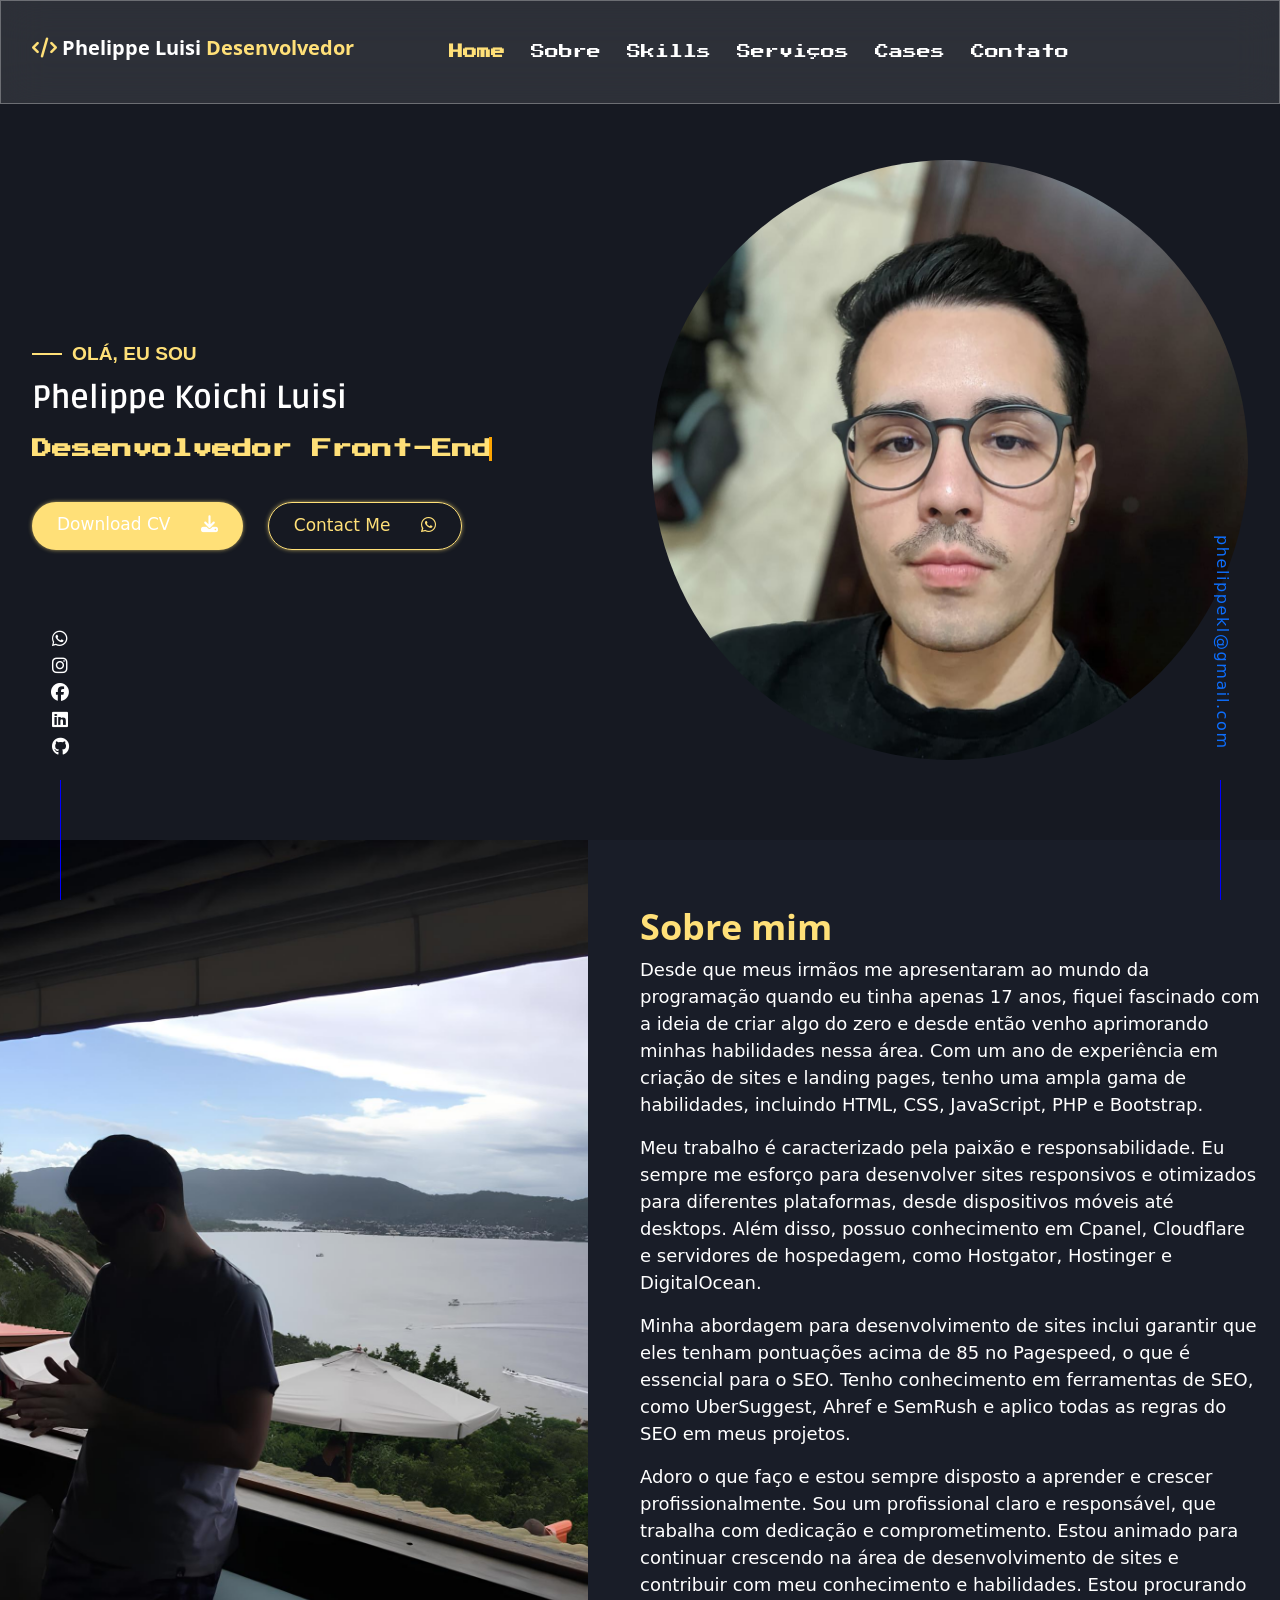
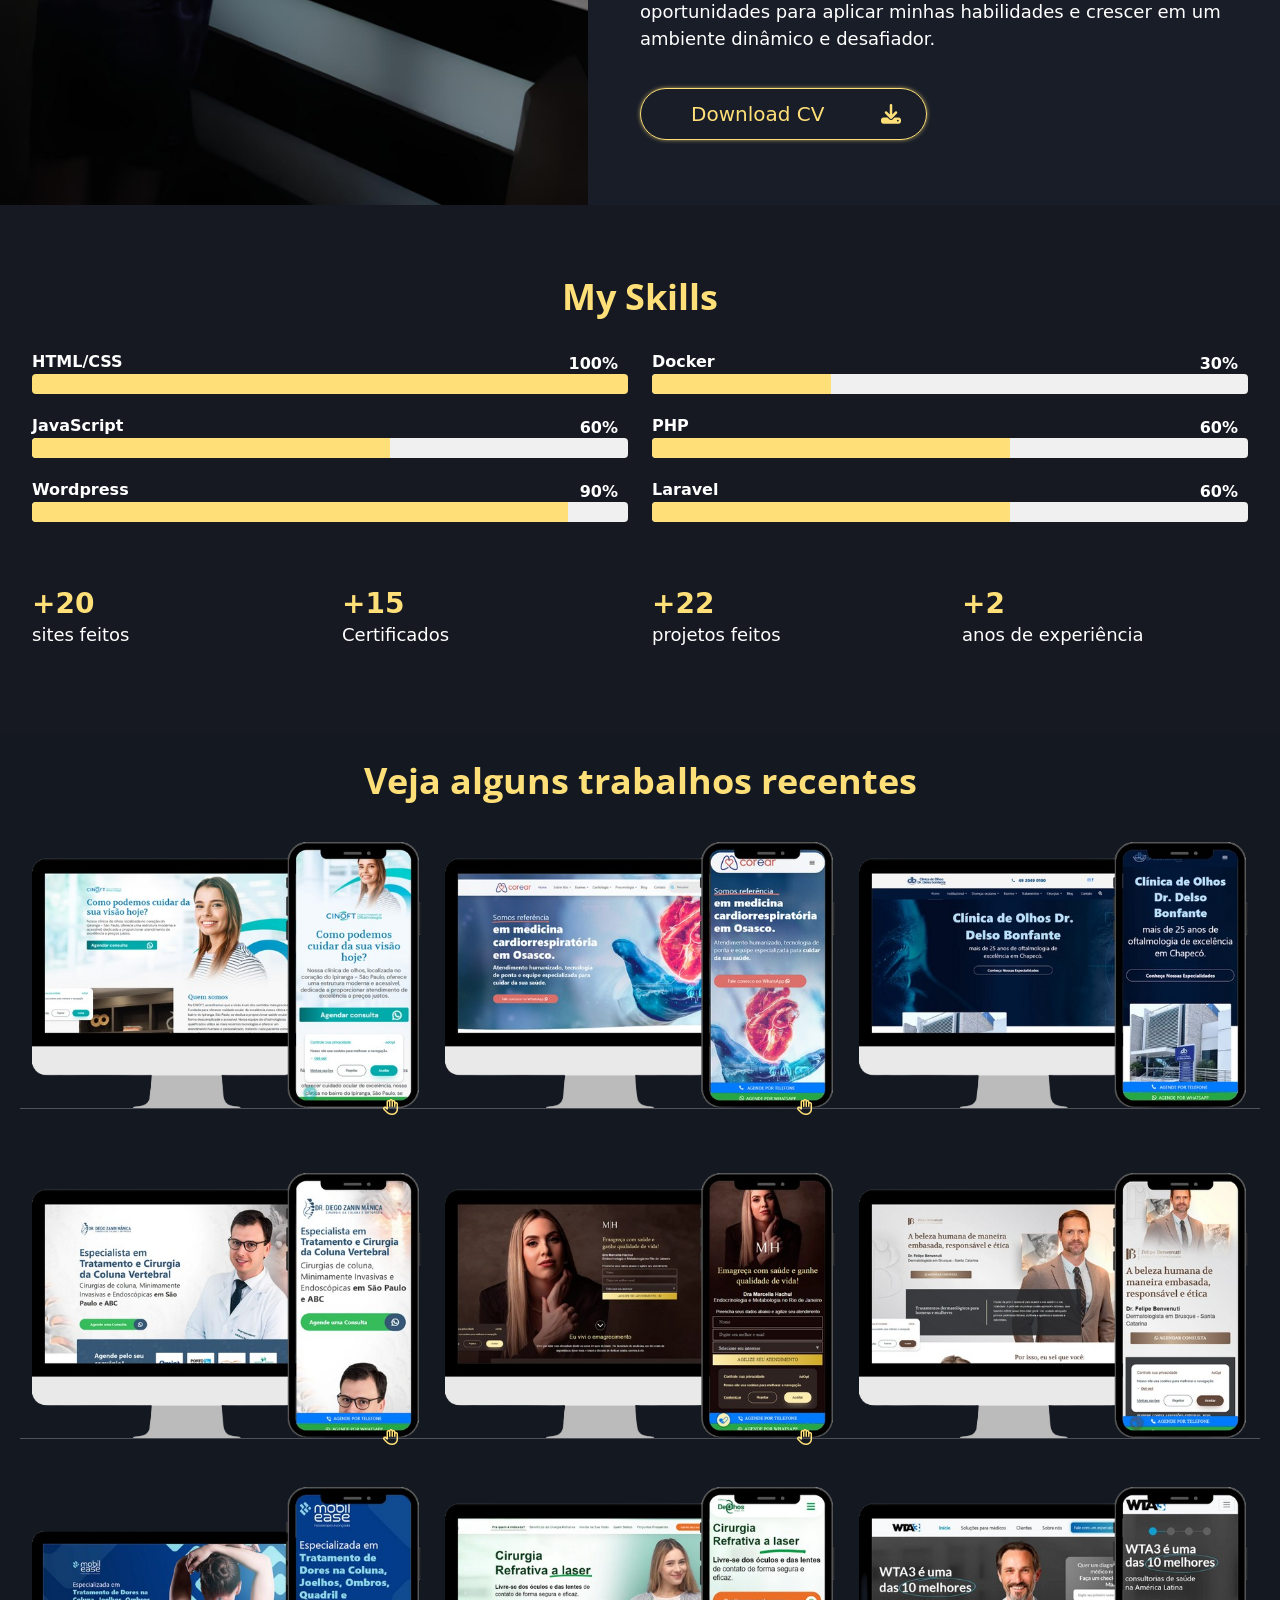
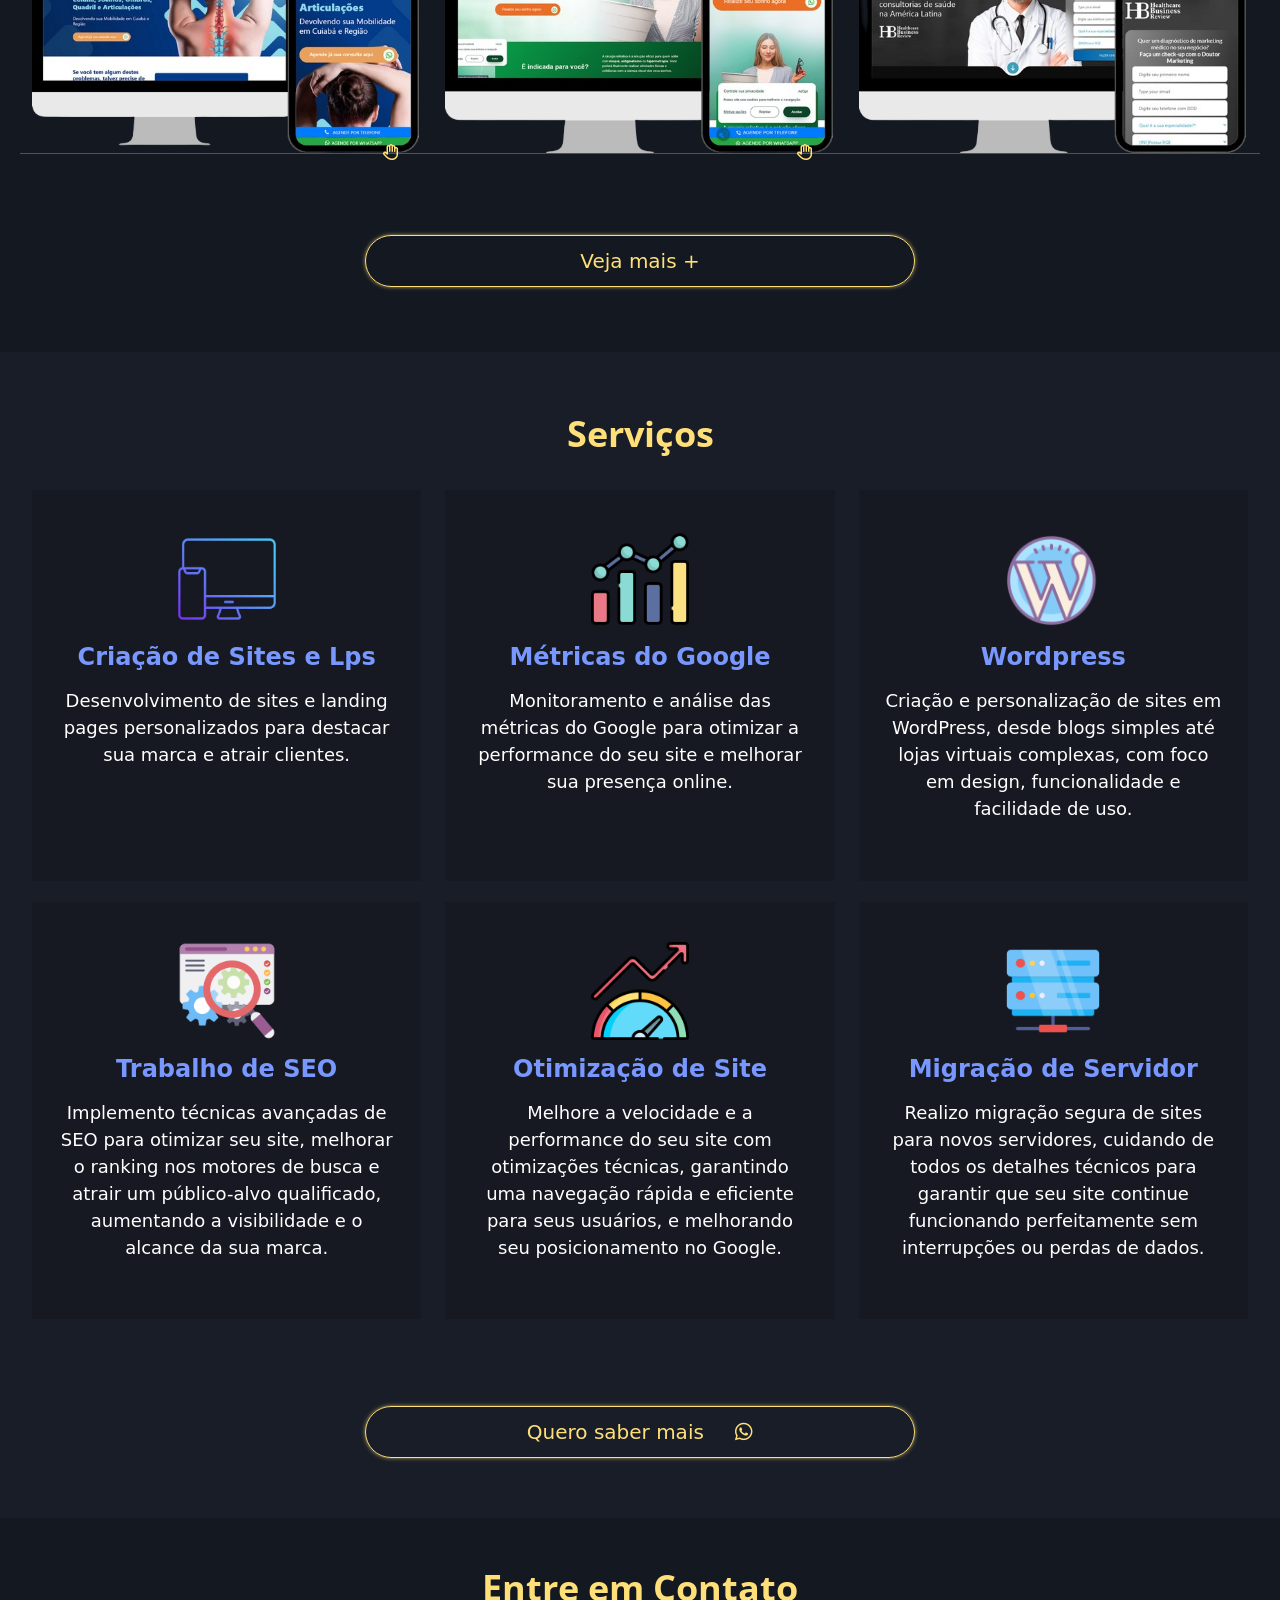
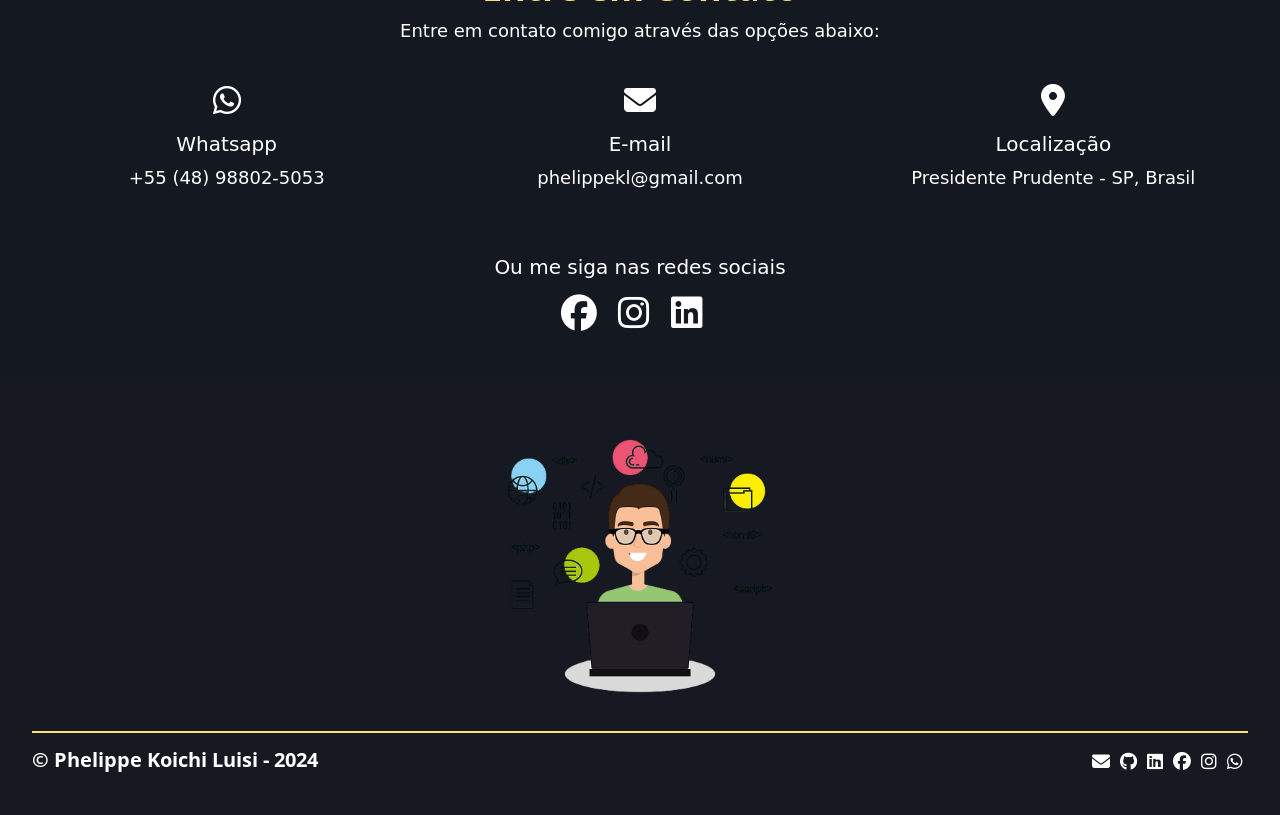
<file: index.html>
<!DOCTYPE html>
<html lang="pt-br">
   <head>
    <!-- Google Tag Manager -->
    <script>(function(w,d,s,l,i){w[l]=w[l]||[];w[l].push({'gtm.start':
    new Date().getTime(),event:'gtm.js'});var f=d.getElementsByTagName(s)[0],
    j=d.createElement(s),dl=l!='dataLayer'?'&l='+l:'';j.async=true;j.src=
    'https://www.googletagmanager.com/gtm.js?id='+i+dl;f.parentNode.insertBefore(j,f);
    })(window,document,'script','dataLayer','GTM-MFWNFBT');</script>
    <!-- End Google Tag Manager -->

    <meta charset="utf-8">
    <meta http-equiv="X-UA-Compatible" content="IE=edge">
    <meta name="viewport" content="width=device-width, initial-scale=1">
    <meta name="theme-color" content="#000">
    <meta name="msapplication-navbutton-color" content="#000">
    <meta name="apple-mobile-web-app-capable" content="yes">
    <meta name="apple-mobile-web-app-status-bar-style" content="black-translucent">
    <meta name="google-site-verification" content="dexqZNm7jmUo8pupBZd_FRWXiRDqxTmlC7L8KMgsO5M" />
    <meta name="facebook-domain-verification" content="lcjc23b4fp5j2cbq5l1h8vgs4jy8uj" />
    
    <!-- The above 3 meta tags *must* come first in the head; any other head content must come *after* these tags -->
    <meta name="robots" content="index, follow">
    <meta name="description" content="Desenvolvedor web com experiência em HTML, CSS e JavaScript. Conheça meu portfólio.">
	   
    <title>Phelippe Koichi Luisi - Desenvolvedor Front-End</title>
	   
    <link rel="preconnect" href="https://fonts.googleapis.com">
    <link rel="preconnect" href="https://fonts.gstatic.com" crossorigin>
    <link href="https://fonts.googleapis.com/css2?family=Space+Mono:ital,wght@0,400;0,700;1,400;1,700&display=swap" rel="stylesheet">
    <link href="https://fonts.googleapis.com/css2?family=Press+Start+2P&family=Space+Mono:ital,wght@0,400;0,700;1,400;1,700&display=swap" rel="stylesheet">
    <link href="https://fonts.googleapis.com/css2?family=DM+Sans:ital,opsz,wght@0,9..40,100..1000;1,9..40,100..1000&family=Domine:wght@400..700&family=Lato:ital,wght@0,100;0,300;0,400;0,700;0,900;1,100;1,300;1,400;1,700;1,900&family=Nunito:ital,wght@0,200..1000;1,200..1000&family=Open+Sans:ital,wght@0,300..800;1,300..800&family=Raleway:ital,wght@0,100..900;1,100..900&family=Roboto:ital,wght@0,100;0,300;0,400;0,500;0,700;0,900;1,100;1,300;1,400;1,500;1,700;1,900&family=Ruda:wght@400..900&family=Sora:wght@100..800&family=Volkhov:ital,wght@0,400;0,700;1,400;1,700&display=swap" rel="stylesheet">


    <!-- Animações
    <link href="https://unpkg.com/aos@2.3.1/dist/aos.css" rel="stylesheet">
    <script src="https://unpkg.com/aos@2.3.1/dist/aos.js"></script> 
    -->
    
    <!-- Owl Carousel CSS -->
    <link rel="stylesheet" href="https://cdnjs.cloudflare.com/ajax/libs/OwlCarousel2/2.3.4/assets/owl.carousel.min.css">
    <link rel="stylesheet" href="https://cdnjs.cloudflare.com/ajax/libs/OwlCarousel2/2.3.4/assets/owl.theme.default.min.css">

    <!-- Bootstrap CSS -->
    <link rel="stylesheet" type="text/css" href="./src/bootstrap.css">

    <!-- Font Awesome -->
    <link rel="stylesheet" href="https://cdnjs.cloudflare.com/ajax/libs/font-awesome/6.7.2/css/all.min.css" integrity="sha512-Evv84Mr4kqVGRNSgIGL/F/aIDqQb7xQ2vcrdIwxfjThSH8CSR7PBEakCr51Ck+w+/U6swU2Im1vVX0SVk9ABhg==" crossorigin="anonymous" referrerpolicy="no-referrer" />

    <!-- CSS -->
    <link rel="stylesheet" type="text/css" href="./style.css">
	   
   </head>
   <body>
    <!-- Google Tag Manager (noscript) -->
    <noscript>
        <iframe src="https://www.googletagmanager.com/ns.html?id=GTM-MFWNFBT"
        height="0" width="0" style="display:none;visibility:hidden"></iframe>
    </noscript>
    <!-- End Google Tag Manager (noscript) -->
      

    <nav class="navbar navbar-expand-lg bg-body-tertiary fixed-top">
        <div class="container centraliza">
            <a class="navbar-brand" href="#">
                <h2>
                    <i class="fa-solid fa-code"></i>
                    Phelippe Luisi  <span>Desenvolvedor</span>
                </h2>
            </a>
            <button class="navbar-toggler" type="button" data-bs-toggle="collapse" data-bs-target="#navbarNav" aria-controls="navbarNav" aria-expanded="false" aria-label="Toggle navigation">
                <span class="navbar-toggler-icon">
                    <i class="fa-solid fa-bars open-icon"></i> <!-- Ícone para abrir -->
                    <i class="fa-solid fa-x close-icon d-none"></i> <!-- Ícone para fechar -->
                </span>
            </button>            
            <div class="collapse navbar-collapse" id="navbarNav">
                <ul class="navbar-nav centraliza">
                    <li class="nav-item">
                        <a class="nav-link active" aria-current="page" href="#">Home</a>
                    </li>
                    
                    <li class="nav-item">
                        <a class="nav-link" href="#Sobre">Sobre</a>
                    </li>

                    <li class="nav-item">
                        <a class="nav-link" href="#Skills">Skills</a>
                    </li>

                    <li class="nav-item">
                        <a class="nav-link" href="#Serviços">Serviços</a>
                    </li>

                    <li class="nav-item">
                        <a class="nav-link" href="#Cases">Cases</a>
                    </li>

                    <li class="nav-item">
                        <a class="nav-link" href="#Contato">Contato</a>
                    </li>

                    <div class="theme-switcher invisible">
                        <input type="checkbox" id="theme-switch" class="theme-switch" />
                        <label for="theme-switch" class="switch">
                            <span class="icon moon"><i class="fas fa-moon"></i></span>
                            <span class="icon sun"><i class="fas fa-sun"></i></span>
                        </label>
                    </div>
               
                </ul>
            </div>
        </div>
    </nav>

    <main>
        <section class="container-fluid bg-inicio" data-aos="fade-up">
            <div class="container">
                <div class="row">
                    <div class="col-lg-6 col-12 first">
                        <img src="./img/foto-topo-dois.jpg" class="img-fluid esconde-desktop" alt="Olá, Eu sou Phelippe Koichi Luisi">

                        <div class="hello-container">
                            <div class="hello-line"></div>
                            <span class="hello-text">Olá, eu sou</span>
                        </div>

                        <h1>Phelippe Koichi Luisi</h1>
                        <div class="typing-container">
                            <h2 class="typing h2-dev">Desenvolvedor Front-End</h2>
                            <h2 class="typing">Freelancer</h2>
                            <h2 class="typing">Estudante</h2>
                        </div>

                        <div class="ctas-topo">
                            <a href="./img/curriculo-phelippe.pdf" download="Curriculo_Phelippe_Luisi" class="cta-topo">
                                Download CV
                                <i class="fas fa-download"></i>
                            </a>
    
                            <a href="https://api.whatsapp.com/send?phone=5548988025053&text=Ol%C3%A1,%20visitei%20o%20seu%20site%20e%20gostaria%20de%20saber%20mais%20informa%C3%A7%C3%B5es%20sobre%20os%20seus%20servi%C3%A7os.%20Poderia%20me%20ajudar?%20%0A%0A" target="_blank" download="Curriculo_Phelippe_Luisi" class="cta-topo-2">
                                Contact Me
                                <i class="fa-brands fa-whatsapp"></i>
                            </a>
                        </div>
                    </div>                                   

                    <div class="col-lg-6 col-12 esconde-mobile">
                        <img src="./img/foto-topo-dois.jpg" class="img-fluid" alt="Olá, Eu sou Phelippe Koichi Luisi">
                    </div>
                </div>
            </div>
        </section>

        <!--Parte 2-->
        <section class="container-fluid bg-parte-2" id="Sobre" data-aos="fade-left">
            <div class="col-lg-6 col-12 esconde-desktop no-padding">
                <img src="./img/sobre-mim.jpg" class="img-fluid" alt="Olá, Eu sou Phelippe Koichi Luisi">
            </div>
            <div class="container">
                <div class="row">
                    <div class="col-lg-6 col-12 esconde-mobile">
                        <img src="./img/sobre-mim.jpg" class="img-fluid" alt="Olá, Eu sou Phelippe Koichi Luisi">
                    </div>

                    <div class="col-lg-6 col-12">
                        <h2>Sobre mim</h2>

                        <p>Desde que meus irmãos me apresentaram ao mundo da programação quando eu tinha apenas 17 anos, fiquei fascinado com a ideia de criar algo do zero e desde então venho aprimorando minhas habilidades nessa área. Com um ano de experiência em criação de sites e landing pages, tenho uma ampla gama de habilidades, incluindo HTML, CSS, JavaScript, PHP e Bootstrap.</p>

                        <p>Meu trabalho é caracterizado pela paixão e responsabilidade. Eu sempre me esforço para desenvolver sites responsivos e otimizados para diferentes plataformas, desde dispositivos móveis até desktops. Além disso, possuo conhecimento em Cpanel, Cloudflare e servidores de hospedagem, como Hostgator, Hostinger e DigitalOcean.</p>

                        <p>Minha abordagem para desenvolvimento de sites inclui garantir que eles tenham pontuações acima de 85 no Pagespeed, o que é essencial para o SEO. Tenho conhecimento em ferramentas de SEO, como UberSuggest, Ahref e SemRush e aplico todas as regras do SEO em meus projetos.</p>

                        <p>Adoro o que faço e estou sempre disposto a aprender e crescer profissionalmente. Sou um profissional claro e responsável, que trabalha com dedicação e comprometimento. Estou animado para continuar crescendo na área de desenvolvimento de sites e contribuir com meu conhecimento e habilidades. Estou procurando oportunidades para aplicar minhas habilidades e crescer em um ambiente dinâmico e desafiador.</p>

                        <a href="./img/curriculo-phelippe.pdf" download="Curriculo_Phelippe_Luisi" class="cta-padrao">
                            Download CV
                            <i class="fas fa-download"></i>
                        </a>
                    </div>
                </div>
            </div>

            <div id="Skills"></div>
        </section>

        <section class="container-fluid bg-parte-3" data-aos="fade-up">
            <div class="container">
                <div class="row">
                    <div class="col-lg-12 col-12 centraliza mb-4" data-aos="fade-down">
                        <h2 class="fonte-bold">My <span class="fonte-orange">Skills</span></h2>
                    </div>

                    <div class="col-lg-6 col-12" >
                        <div class="skill">
                            <span class="skill-label">HTML/CSS</span>
                            <div class="skill-bar">
                                <div class="skill-progress" data-progress="100%"></div>
                            </div>
                            <span class="skill-percentage">100%</span>
                        </div>

                        <div class="skill">
                            <span class="skill-label">JavaScript</span>
                            <div class="skill-bar">
                                <div class="skill-progress" data-progress="60%"></div>
                            </div>
                            <span class="skill-percentage">60%</span>
                        </div>

                        <div class="skill">
                            <span class="skill-label">Wordpress</span>
                            <div class="skill-bar">
                                <div class="skill-progress" data-progress="90%"></div>
                            </div>
                            <span class="skill-percentage">90%</span>
                        </div>
                    </div>

                    <div class="col-lg-6 col-12">
                        <div class="skill">
                            <span class="skill-label">Docker</span>
                            <div class="skill-bar">
                                <div class="skill-progress" data-progress="30%"></div>
                            </div>
                            <span class="skill-percentage">30%</span>
                        </div>

                        <div class="skill">
                            <span class="skill-label">PHP</span>
                            <div class="skill-bar">
                                <div class="skill-progress" data-progress="60%"></div>
                            </div>
                            <span class="skill-percentage">60%</span>
                        </div>

                        <div class="skill">
                            <span class="skill-label">Laravel</span>
                            <div class="skill-bar">
                                <div class="skill-progress" data-progress="60%"></div>
                            </div>
                            <span class="skill-percentage">60%</span>
                        </div>
                    </div>

                    <div class="col-lg-3 col-6">
                        <h3 class="mb-0 counter" data-count="20">+0</h3>
                        <p>sites feitos</p>
                    </div>
                    
                    <div class="col-lg-3 col-6">
                        <h3 class="mb-0 counter" data-count="15">+0</h3>
                        <p>Certificados</p>
                    </div>
                    
                    <div class="col-lg-3 col-6">
                        <h3 class="mb-0 counter" data-count="30">+0</h3>
                        <p>projetos feitos</p>
                    </div>
                    
                    <div class="col-lg-3 col-6">
                        <h3 class="mb-0 counter" data-count="2">+0</h3>
                        <p>anos de experiência</p>
                    </div>
                </div>
            </div>
            <div id="Cases"></div>
        </section>

        <!--Parte -->
        <section class="container-fluid bg-parte-4" data-aos="fade-down">
            <div class="container">
                <div class="row">
                    <div class="col-lg-12 col-12">
                        <h2>Veja alguns trabalhos recentes</h2>
                    </div>

                    <div class="col-lg-4 col-12">
                        <a href="https://cinoft.com.br/" target="_blank"><img src="./img/site-cinoft.png" class="img-fluid" alt="Site feito para o Cliente"></a>
                        <div class="hand-container">
                            <i class="fa-regular fa-hand"></i>
                        </div>
                    </div>

                    <div class="col-lg-4 col-12">
                        <a href="https://corear.com.br/" target="_blank"><img src="./img/site-cor-e-ar-rmv-bg.png" class="img-fluid" alt="Site feito para o Cliente..."></a>
                        <div class="hand-container">
                            <i class="fa-regular fa-hand"></i>
                        </div>
                    </div>

                    <div class="col-lg-4 col-12">
                        <a href="http://clinicabonfante.com.br/" target="_blank"><img src="./img/site-dr-delso-mtg-rmv-bg.png" class="img-fluid" alt="Site feito para o Cliente..."></a>
                        <div class="hand-container">
                            <i class="fa-regular fa-hand"></i>
                        </div>
                    </div>

                    <hr>

                    <!--Coluna 2-->
                    <div class=" col-lg-4 col-12 mt-5">
                        <a href="https://coluna.drdiegozanin.com.br/"><img src="./img/site-dr-diego-rmv-bg.png" class="img-fluid" alt="Site feito para o Cliente..."></a>
                        <div class="hand-container">
                            <i class="fa-regular fa-hand"></i>
                        </div>
                    </div>

                    <div class="col-lg-4 col-12 mt-5">
                        <a href="http://lp.dramarcellahachul.com.br/" target="_blank"><img src="./img/site-dra-marcella-.png" class="img-fluid" alt="Site feito para o Cliente..."></a>
                        <div class="hand-container">
                            <i class="fa-regular fa-hand"></i>
                        </div>
                    </div>

                    <div class="col-lg-4 col-12 mt-5">
                        <a href="http://lp.felipebenvenuti.com.br/"><img src="./img/site-felipe-mtg-rmv-bg.png" class="img-fluid" alt="Site feito para o Cliente..."></a>
                        <div class="hand-container">
                            <i class="fa-regular fa-hand"></i>
                        </div>
                    </div>
                    
                    <hr class="mb-5">

                    <!--Coluna 3-->
                    <div class="col-lg-4 col-12">
                        <a href="http://mobilease.com.br/" target="_blank"><img src="./img/site-mobilease-remove-bg.png" class="img-fluid" alt="Site feito para o Cliente..."></a>
                        <div class="hand-container">
                            <i class="fa-regular fa-hand"></i>
                        </div>
                    </div>

                    <div class="col-lg-4 col-12">
                        <a href="https://cirurgiarefrativa.drmatheusvieira.com.br/" target="_blank"><img src="./img/site-refrativa-mtg-rmv-bg.png" class="img-fluid" alt="Site feito para o Cliente Dr. Matheus Vieira"></a>
                        <div class="hand-container">
                            <i class="fa-regular fa-hand"></i>
                        </div>
                    </div>

                    <div class="col-lg-4 col-12">
                        <img src="./img/site-wta3-rmv-bg.png" class="img-fluid" alt="Site feito para o Cliente...">
                        <div class="hand-container">
                            <i class="fa-regular fa-hand"></i>
                        </div>
                    </div>

                    <hr>

                    <div class="col-lg-6 col-12 centraliza">
                        <a href="https://api.whatsapp.com/send?phone=5548988025053&text=Ol%C3%A1,%20visitei%20o%20seu%20site%20e%20gostaria%20de%20saber%20mais%20informa%C3%A7%C3%B5es%20sobre%20os%20seus%20servi%C3%A7os.%20Poderia%20me%20ajudar?%20%0A%0A" target="_blank" class="cta-padrao">
                            Veja mais +
                        </a>
                    </div>
                </div>
            </div>
            <div id="Serviços"></div>
        </section>
            
        <!--Parte 5-->
        <section class="container-fluid bg-parte-5" data-aos="fade-left">
            <div class="container">
                <div class="row">
                    <div class="col-lg-12 col-12 centraliza">
                        <h2>Serviços</h2>
                    </div>

                    <div class="col-lg-4 col-12">
                        <div class="card-parte-5 centraliza mb-4">
                            <img src="./img/sites-mobile.png" class="img-fluid" alt="">
                            <h3>Criação de Sites e Lps</h3>
                            <p>Desenvolvimento de sites e landing pages personalizados para destacar sua marca e atrair clientes.</p>
                        </div>
                    </div>
                    
                    <div class="col-lg-4 col-12">
                        <div class="card-parte-5 centraliza mb-4">
                            <img src="./img/metricas.png" alt="Métricas do Google">
                            <h3>Métricas do Google</h3>
                            <p>Monitoramento e análise das métricas do Google para otimizar a performance do seu site e melhorar sua presença online.</p>
                        </div>
                    </div>
                    
                    <div class="col-lg-4 col-12">
                        <div class="card-parte-5 centraliza mb-4">
                            <img src="./img/icone-wordpress.png" class="img-fluid" alt="">
                            <h3>Wordpress</h3>
                            <p>Criação e personalização de sites em WordPress, desde blogs simples até lojas virtuais complexas, com foco em design, funcionalidade e facilidade de uso.</p>
                        </div>
                    </div>
                    
                    <!--Coluna 2-->
                    <div class="col-lg-4 col-12">
                        <div class="card-parte-5 centraliza">
                            <img src="./img/trabalho-seo.png" class="img-fluid" alt="Trabalho de SEO">
                            <h3>Trabalho de SEO</h3>
                            <p>Implemento técnicas avançadas de SEO para otimizar seu site, melhorar o ranking nos motores de busca e atrair um público-alvo qualificado, aumentando a visibilidade e o alcance da sua marca.</p>
                        </div>
                    </div>
                    
                    <div class="col-lg-4 col-12">
                        <div class="card-parte-5 centraliza mb-4">
                            <img src="./img/pagespeed.png" class="img-fluid" alt="Otimização de Site">
                            <h3>Otimização de Site</h3>
                            <p>Melhore a velocidade e a performance do seu site com otimizações técnicas, garantindo uma navegação rápida e eficiente para seus usuários, e melhorando seu posicionamento no Google.</p>
                        </div>
                    </div>
                    
                    <div class="col-lg-4 col-12">
                        <div class="card-parte-5 centraliza">
                            <img src="./img/servidor.png" class="img-fluid" alt="">
                            <h3>Migração de Servidor</h3>
                            <p>Realizo migração segura de sites para novos servidores, cuidando de todos os detalhes técnicos para garantir que seu site continue funcionando perfeitamente sem interrupções ou perdas de dados.</p>
                        </div>
                    </div>
                    
                    <div class="col-lg-6 col-12 centraliza">
                        <a href="https://api.whatsapp.com/send?phone=5548988025053&text=Ol%C3%A1,%20visitei%20o%20seu%20site%20e%20gostaria%20de%20saber%20mais%20informa%C3%A7%C3%B5es%20sobre%20os%20seus%20servi%C3%A7os.%20Poderia%20me%20ajudar?%20%0A%0A" class="cta-padrao">
                            Quero saber mais
                            <i class="fab fa-whatsapp"></i>
                        </a>
                    </div>
                </div>
            </div>
        </section>

        <section class="container-fluid bg-parte-6 py-5" data-aos="fade-left">
            <div class="container">
              <div class="row">
                <!-- Título -->
                <div class="col-12 text-center mb-4">
                  <h2 class="section-title">Entre em Contato</h2>
                  <p class="section-subtitle">Entre em contato comigo através das opções abaixo:</p>
                </div>
              </div>
          
              <!-- Informações de contato -->
              <div class="row text-center">
                <!-- Telefone -->
                <div class="col-lg-4 col-md-6 mb-4">
                  <div class="contact-item">
                    <i class="fab fa-whatsapp fa-2x mb-3 i-wpp"></i>
                    <h5 class="i-wpp">Whatsapp</h5>
                    <p class="i-wpp">
                        <a href="https://api.whatsapp.com/send?phone=5548988025053&text=Ol%C3%A1,%20visitei%20o%20seu%20site%20e%20gostaria%20de%20saber%20mais%20informa%C3%A7%C3%B5es%20sobre%20os%20seus%20servi%C3%A7os.%20Poderia%20me%20ajudar?%20%0A%0A" target="_blank">+55 (48) 98802-5053</a>
                    </p>
                  </div>
                </div>
          
                <!-- E-mail -->
                <div class="col-lg-4 col-md-6 mb-4">
                  <div class="contact-item">
                    <i class="fas fa-envelope fa-2x mb-3 i-email"></i>
                    <h5 class="i-email">E-mail</h5>
                    <p class="i-email"><a href="mailto:phelippekl@gmail.com">phelippekl@gmail.com</a></p>
                  </div>
                </div>
          
                <!-- Localização -->
                <div class="col-lg-4 col-md-6 mb-4">
                  <div class="contact-item">
                    <i class="fas fa-map-marker-alt fa-2x mb-3 i-insta"></i>
                    <h5>Localização</h5>
                    <p>Presidente Prudente - SP, Brasil</p>
                  </div>
                </div>
              </div>
          
              <!-- Redes Sociais -->
              <div class="row mt-4">
                <div class="col-12 text-center">
                  <h5>Ou me siga nas redes sociais</h5>
                  <div class="social-links mt-3">
                    <a href="https://www.facebook.com/phelippe.luisi?comment_id=Y29tbWVudDoxNTcwODMyMDE2MzMyNjEyXzE1NzQ3NTE1MDI2MDczMzA%3D&__tn__=R*F" class="me-3 i-facebook" target="_blank"><i class="fab fa-facebook fa-2x"></i></a>
                    <a href="https://www.facebook.com/phelippe.luisi?comment_id=Y29tbWVudDoxNTcwODMyMDE2MzMyNjEyXzE1NzQ3NTE1MDI2MDczMzA%3D&__tn__=R*F" class="me-3 i-insta" target="_blank"><i class="fab fa-instagram fa-2x"></i></a>
                    <a href="https://www.linkedin.com/in/phelippe-k-luisi-5303591b9/" class="me-3 i-linkedin" target="_blank"><i class="fab fa-linkedin fa-2x"></i></a>
                  </div>
                </div>
              </div>
            </div>
          </section>
          
            
    </main>

    <footer>
        <!--Parte 6-->
        <section class="container-fluid bg-footer" data-aos="fade-down">
            <div class="container">
                <div class="row">
                    <div class="col-lg-12 col-12 centraliza">
                        <img src="https://phelippeluisi.github.io/phelippeluisi/img/programador.png" class="img-fluid" alt="">
                    </div>

                    <div class="col-lg-12 col-12">
                        <hr>
                    </div>

                    <div class="col-lg-6 col-12">
                        <h2>© Phelippe Koichi Luisi - 2024</h2>
                    </div>

                    <div class="col-lg-6 col-12">
                        <a href="https://api.whatsapp.com/send/?phone=5518991172271&amp;text=Ol%C3%A1%2C+tenho+interesse+em+saber+mais+sobre+o+seu+servi%C3%A7o.&amp;type=phone_number&amp;app_absent=0" class="" target="_blank"><i class="fab fa-whatsapp i-wpp"></i></a>
                        <a href="https://www.instagram.com/phelippeluisi/?hl=bg" target="_blank"><i class="fab fa-instagram i-insta"></i></a>
                        <a href="https://www.facebook.com/phelippe.luisi?comment_id=Y29tbWVudDoxNTcwODMyMDE2MzMyNjEyXzE1NzQ3NTE1MDI2MDczMzA%3D&amp;__tn__=R*F" target="_blank"><i class="fab fa-facebook i-facebook"></i></a>    
                        <a href="https://www.linkedin.com/in/phelippe-k-luisi-5303591b9/" target="_blank"><i class="fab fa-linkedin i-linkedin"></i></a>
                        <a href="https://github.com/PhelippeLuisi" target="_blank"><i class="fab fa-github i-github"></i></a>
                        <a href="mailto:phelippekl@gmail.com" target="_blank"><i class="fa fa-envelope i-email"></i></a>
                      </div>
                </div>
            </div>
        </section>

        <div class="cta-fixo-left d-block esconde-mobile">
            <ul class="icones-fixo-left esconde-mobile">
              <li><a href="https://api.whatsapp.com/send/?phone=5518991172271&text=Ol%C3%A1%2C+tenho+interesse+em+saber+mais+sobre+o+seu+servi%C3%A7o.&type=phone_number&app_absent=0" target="_blank"><i class="fab fa-whatsapp i-wpp"></i></a></li>
              <li> <a href="https://www.instagram.com/phelippeluisi/?hl=bg" target="_blank"><i class="fab fa-instagram i-instagram"></i></a> </li>
              <li> <a href="https://www.facebook.com/phelippe.luisi?comment_id=Y29tbWVudDoxNTcwODMyMDE2MzMyNjEyXzE1NzQ3NTE1MDI2MDczMzA%3D&__tn__=R*F" target="_blank"><i class="fab fa-facebook i-facebook"></i></a> </li>
              <li> <a href="https://www.linkedin.com/in/phelippe-k-luisi-5303591b9/" target="_blank" ><i class="fab fa-linkedin i-linkedin "></i></a> </li>
              <li> <a href="https://github.com/PhelippeLuisi" target="_blank"><i class="fab fa-github i-github"></i></a> </li>
            </ul>
          </div>
      
          <div orientation="right" class="email-right esconde-mobile">
            <div class="email-right-fixo esconde-mobile">
              <a href="mailto:phelippekl@gmail.com/">phelippekl@gmail.com</a>
            </div>
          </div> 
    </footer>


    <script>
        /*AOS.init({
        duration: 1800
        });*/
    </script>
      
    <script src="./src/script.js"></script>
    <script src="https://code.jquery.com/jquery-3.6.0.min.js"></script>
    <script src="https://cdn.jsdelivr.net/npm/bootstrap@5.2.0/dist/js/bootstrap.bundle.min.js"></script>
    <script src="https://cdn.jsdelivr.net/npm/popper.js@1.16.1/dist/umd/popper.min.js" integrity="sha384-9/reFTGAW83EW2RDu2S0VKaIzap3H66lZH81PoYlFhbGU+6BZp6G7niu735Sk7lN" crossorigin="anonymous"></script>
  
  </body>
  </html>
</file>
<file: style.css>
.botao-wpp-flutuante:hover {
  transition: 0.8S;
  background-color: #DDAA6B;
  color: white;
}

.word {
  position: relative;
}

.word::after {
  content: '';
  position: absolute;
  width: 100%;
  height: 1.5px;
  background-color: #FF8731;
  bottom: 0;
  left: 0;
  transform-origin: bottom;
  animation: infinite-line 2s linear infinite;
}

@keyframes infinite-line {
  0% {
     transform: scaleX(0);
  }

  50% {
     transform: scaleX(1);
  }

  100% {
     transform: scaleX(0);
  }
}


@media(max-width: 474.99px) {

  .botao-fixo-rodape-1 {
     position: fixed;
     bottom: -33px;
     width: 100%;
     height: 70px;
     z-index: 9999;
  }

  .botao-fixo-rodape-2 {
     position: fixed;
     bottom: 5px;
     width: 100%;
     height: 70px;
     z-index: 9997;
  }

  .img-rodape-2 {
     width: 10%;
  }

  .img-rodape-1 {
     width: 10%;
  }
}

@media(min-width:475px) and (max-width: 700.99px) {
  .botao-fixo-rodape-1 {
     position: fixed;
     bottom: -33px;
     width: 100%;
     height: 70px;
     z-index: 9999;
  }

  .botao-fixo-rodape-2 {
     position: fixed;
     bottom: 5px;
     width: 100%;
     height: 70px;
     z-index: 9997;
  }

  .img-rodape-2 {
     width: 10%;
  }

  .img-rodape-1 {
     width: 10%;
  }
}

@media(min-width:701px) and (max-width: 10000px) {
  .botao-fixo-rodape-1 {
     position: fixed;
     bottom: -33px;
     width: 100%;
     height: 70px;
     z-index: 9999;
  }

  .botao-fixo-rodape-2 {
     position: fixed;
     bottom: 5px;
     width: 100%;
     height: 70px;
     z-index: 999;
  }

  .img-rodape-2 {
     width: 7%;
  }

  .img-rodape-1 {
     width: 7%;
  }
}


@media(min-width: 991.99px) {
  .esconde-desktop {
     display: none;
  }
}

@media(max-width: 991.98px) {
  .esconde-mobile {
     display: none;
  }
}

body {
  background-color: black;
  color: white;
}

/* Barra de rolagem personalizada */
body::-webkit-scrollbar {
  width: 12px;
}

body::-webkit-scrollbar-track {
  background: white;
}

body::-webkit-scrollbar-thumb {
  background-color: #FFE078;
  border-radius: 20px;
  border: 3px solid #FFE078;
}

/* Estilos globais */
html, body {
  scroll-behavior: smooth;
}

/* Tipografia */
h2 {
  font-size: 36px;
  color: #FFE078;
  font-weight: bold;
  font-family: "Open sans",sans-serif;
}

p,
li,
a {
  font-size: 18px;
  text-decoration: none;
  font-weight: 400;
}

.navbar-toggler{
  border: 1px solid #FFE078;
  color: white;
  padding: 10px 20px;
}

.close-icon{
  color: red;
}

.navbar-toggler-icon{
  display: inline;
}

/* Classes de utilitários */
.fonte-bold {
  font-weight: bold;
}

.fonte-white {
  color: white;
}

.fonte-blue {
  color: #FFE078;
}

/* Media Query */
@media (min-width: 1200px) {
  .container {
     max-width: 1240px;
  }
}

/* Classes de posicionamento */
.no-padding {
  padding: 0;
  margin: 0;
}

.centraliza {
  text-align: center;
  align-items: center;
  justify-content: center;
  margin: 0 auto;
}

.centraliza-desk-position {
  position: absolute;
  top: 50%;
  left: 50%;
  transform: translate(-50%, -50%);
}

/*------------ NAV ----------*/
.navbar{
  padding: 30px 0px;
  background: rgba(255, 255, 255, 0.1);
  border: 1px solid rgba(255, 255, 255, 0.3);
  backdrop-filter: blur(22px);
}

nav button{
  margin-left: 40px;
}

nav h2{
  font-size: 20px;
  color: white;
}

nav h2 i{
  color: #FFE078;
}

nav h2 span{
  color: #FFE078;
}

.nav-item a{
  color: white;
  font-family: "Press Start 2P", system-ui;
  font-size: 14px;
  margin: 0px 5px;
}

.nav-item a:hover{
  color: #FFE078;
}

.nav-item .active{
  color: #FFE078;
  font-weight: bold;
}

/*------------ FULL BANNER INICIO -----------*/

.bg-inicio {
  padding: 160px 0px 80px 0px;
}

.bg-inicio .first{
  margin-top: 180px;
}

.hello-container {
  display: flex;
  align-items: center; 
}

.hello-line {
  width: 30px; 
  height: 2px; 
  background-color: #FFE078;
  margin-right: 10px; 
}

.hello-text {
  font-family: 'Arial', sans-serif; 
  font-size: 1.2rem; 
  font-weight: bold; 
  color: #FFE078;
  text-transform: uppercase; 
}

.bg-inicio h1{
  font-size: 32px;
  font-family: "Ruda",sans-serif;
  margin: 10px 0 20px;
  font-weight: bold;
}

.bg-inicio h2{
  font-weight: bold;
  font-size: 20px;
  color: #FFE078;
  font-family: "Press Start 2P", system-ui;
}

.bg-inicio img{
  height: 600px;
  object-fit: cover;
  width: 100%;
  border-radius: 100%;
}

.ctas-topo{
  display: flex;
  margin-top: 25px;
}

.cta-topo{
  background: #FFE078;
  box-shadow: 0px 0px 5.4px -1px #FFE078;
  border-radius: 99px;
  padding: 10px 25px;
  color: white;
  font-size: 17px;
  display: inline-block;
  width: auto;
}

.cta-topo:hover{
  background: transparent;
  box-shadow: 0px 0px 5.4px -1px #FFE078;
  color: #FFE078;
  border: 1px solid #FFE078;;
  transition: 0.3s all ease;
}

.cta-topo-2:hover{
  background: #FFE078;
  box-shadow: 0px 0px 5.4px -1px #FFE078;
  color: white;
  transition: 0.3s all ease;
}

.cta-topo-2{
  background: transparent;
  box-shadow: 0px 0px 5.4px -1px #FFE078;
  border-radius: 99px;
  padding: 10px 25px;
  color: #FFE078;
  border: 1px solid #FFE078;;
  font-size: 17px;
  display: inline-block;
  width: auto;
  margin-left: 25px;
}

.cta-padrao {
  background: transparent;
  box-shadow: 0px 0px 5.4px -1px #FFE078;
  border-radius: 99px;
  padding: 10px 25px;
  color: #FFE078;
  border: 1px solid #FFE078;;
  font-size: 20px;
  margin-top: 65px;
  display: inline-block;
  width: 550px;
}

.ctas-topo i, .cta-padrao  i{
  padding-left: 25px;
}

/*-------- PARTE 2 ------*/

.bg-parte-2 .col-lg-6:nth-child(2){
  padding: 65px 0px;
}

.bg-parte-2 img{
  margin-left: -40px;
  height: 100%;
  object-fit: cover;
}

.bg-parte-2 .cta-padrao{
  margin-top: 20px;
  max-width: 100%;
  width: auto;
  padding-left: 50px;
}

.bg-parte-2 .cta-padrao i{
  margin-left: 25px;
}

/*----- PARTE 3 ------*/
.bg-parte-3 {
  padding: 70px 0px;
  background-color: #161922;
  color: white;
}

.bg-parte-3 h3 {
  margin-top: 45px;
  margin-bottom: 40px;
}

.skill {
  margin-bottom: 20px;
  position: relative;
}

.skill-label {
  font-weight: bold;
}

.skill-bar {
  height: 20px;
  background-color: #f0f0f0;
  border-radius: 4px;
  overflow: hidden;
}

.skill-progress {
  height: 100%;
  background-color: #FFE078;
  width: 0;
  transition: width 2s ease-in-out;
}

.skill-percentage {
  position: absolute;
  top: -20%;
  right: 0;
  height: 100%;
  display: flex;
  align-items: center;
  padding: 0 10px;
  font-weight: bold;
  color: #fff;
}

.counter {
  font-weight: bold;
  color: #FFE078;
  transition: color 0.3s ease-in-out;
}

/* ---- PARTE 4 -----*/
.bg-parte-4 {
  background-color: #141821;
  text-align: center;
  position: relative;
  padding: 25px 0px 65px;
}

.bg-parte-4 .col-lg-4{
  position: relative;
}

.bg-parte-4 h2 {
  margin-bottom: 40px;
  font-weight: bold;
}

.bg-parte-4 img:hover {
  -webkit-transition: -webkit-transform 0.5s ease;
  transition: transform 0.5s ease;
  -webkit-transform: scale(0.4);
  transform: scale(1.2);
  cursor: pointer;
}

/*---- PARTE 5 ----*/
.bg-parte-5 {
  background: #191D28;
  padding: 60px 0px;
}

.bg-parte-5 h2 {
  margin-bottom: 35px;
}

.card-parte-5 {
  background-color: #161922;
  padding: 40px 25px;
  height: 95%;
}

.card-parte-5 h3 {
  color: #7897ff;
  font-weight: bold;
  font-size: 24px;
  margin: 15px 0px;
}

.card-parte-5 img {
  width: 98px;
}

/*------ PARTE 6 -------*/
.bg-parte-6 {
  padding: 65px 0px;
  background-color: #141821;
}

.bg-parte-6 a{
  color: white;
}

.bg-parte-6 a:hover{
  transition: 0.3s;
  cursor: pointer;
  color: #FFE078;
}

/*------ FOOTER ------*/
.bg-footer {
  background-color: #161922;
  padding: 35px 0px;
  color: white;
}

.bg-footer h2 {
  color: white;
  font-size: 20px;
}

.bg-footer hr {
  background: #FFE078;
  height: 2px;
  margin: 15px 0px;
  opacity: 1;
  font-weight: bold;
}

.bg-footer a {
  float: right;
  margin: 0px 5px;
}

.bg-footer img {
  height: 300px;
}

.bg-footer i, .icones-fixo-left i{
  color: white;
}

.i-wpp:hover {
  color: green;
}

.i-email:hover {
  color: #db4a39;
}

.i-insta:hover {
  color: #E1306C;
}

.i-facebook:hover {
  color: #3b5998;
}

.i-linkedin:hover {
  color: #0e76a8;
}

.i-github {
  color: white;
}

/*-------- ANIMAÇÕES --------*/
@keyframes cta-animation {
  from {
     -webkit-transform: scale(1);
     transform: scale(1);
     -webkit-transform-origin: center center;
     transform-origin: center center;
     -webkit-animation-timing-function: ease-out;
     animation-timing-function: ease-out;
  }

  10% {
     -webkit-transform: scale(0.91);
     transform: scale(0.91);
     -webkit-animation-timing-function: ease-in;
     animation-timing-function: ease-in;
  }

  17% {
     -webkit-transform: scale(0.98);
     transform: scale(0.98);
     -webkit-animation-timing-function: ease-out;
     animation-timing-function: ease-out;
  }

  33% {
     -webkit-transform: scale(0.87);
     transform: scale(0.87);
     -webkit-animation-timing-function: ease-in;
     animation-timing-function: ease-in;
  }

  45% {
     -webkit-transform: scale(1.0);
     transform: scale(1.0);
     -webkit-animation-timing-function: ease-out;
     animation-timing-function: ease-out;
  }
}

.cta-padrao {
  -webkit-animation: cta-animation 1.9s ease-in-out infinite both;
  animation: cta-animation 1.9s ease-in-out infinite both;
}

.cta-padrao:after {
  content: "";
  position: absolute;
  bottom: 0;
  left: 0;
  width: 100%;
  height: 100%;
  z-index: 9;
}

.cta-padrao:before {
  content: "";
  position: absolute;
  bottom: 0;
  left: 0;
  width: 0%;
  height: 100%;
  cursor: pointer;
  background: #FFE078;
  border-radius: 999px;
  color: white;
  transition: all 0.5S;
  z-index: -1;
}

.cta-padrao:hover {
  color: white;
  font-weight: bold;
  border: 2px solid #FFE078;
  cursor: pointer;
  z-index: 3;
}

.cta-padrao:hover:before {
  width: 100%;
}


/* Estilo do switch */
.theme-switcher {
  display: flex;
  justify-content: center;
  margin-left: 20px;
  align-items: center;
  transition: background-color 0.5s; 
}

.theme-switch {
  display: none; 
}

.switch {
  position: relative;
  display: inline-flex;
  align-items: center;
  width: 80px; 
  height: 34px; 
}

.switch:before {
  content: '';
  position: absolute;
  cursor: pointer;
  top: 0;
  left: 0;
  right: 0;
  bottom: 0;
  background-color: #ccc;
  transition: .4s;
  border-radius: 34px; 
}

.switch:after {
  content: '';
  position: absolute;
  width: 26px;
  height: 26px;
  border-radius: 50%;
  left: 4px;
  bottom: 4px;
  background-color: white;
  transition: .4s;
}

.theme-switch:checked + .switch:before {
  background-color: #FFE078; 
}

.theme-switch:checked + .switch:after {
  transform: translateX(46px);
}

/* Ícones do switch */
.icon {
  position: absolute;
  top: 50%;
  transform: translateY(-50%);
  font-size: 18px;
  color: #333;
  transition: color 0.4s;
}

.moon {
  left: 10px; 
}

.sun {
  right: 10px; 
  opacity: 1;
}

.theme-switch:checked + .switch .sun {
  opacity: 1;
}

.theme-switch:checked + .switch .moon {
  opacity: 1;
}

/* *********************** Dark Mode************************* */


.dark-mode, .dark-mode .bg-parte-3, .dark-mode .bg-parte-4, .dark-mode .bg-parte-5, .dark-mode .bg-parte-6 {
  background: white;
  transition: 3S;
  color: black;
}

.bg-inicio{
  background: #161922;
}

.bg-parte-2{
  background: #191D28;
}

 .dark-mode nav{
  background-color: #7EBCF2;
}

.dark-mode nav h2 span{
  color: white;
}

.dark-mode h1 {
  color: black;
}

.dark-mode h2 {
  color: #FFE078;
}

.dark-mode p {
  color: black;
}

.dark-mode li {
  color: black;
}

.dark-mode .bg-sobre-mim {
  background-color: black;
  transition: 3S;
}

.dark-mode .bg-rodape {
  background: black;
  color: black;
  transition: 3S;
}

.dark-mode .bg-rodape h4 {
  color: black;
}

.dark-mode .bg-rodape hr {
  background-color: black;
}

.dark-mode .line2 {
  color: #FFE078;
  font-weight: bold;
  font-family: "Special Elite", monospace;
  font-size: 32pt;
  border-right: 2px solid black;
  text-align: center;
  margin: 0 auto;
  white-space: nowrap;
  overflow: hidden;
}

.dark-mode .bg-portifolio-img img {
  border: 1px solid #FFE078;
  height: auto;
  border-radius: 10px;
  max-width: 100%;
}


.dark-mode .i-noite {
  display: none;
}

.esconde-2 {
  display: none;
}

.dark-mode .i-dia {
  display: unset;
}

.botao-dark {
  border: 1px solid white;
  border-radius: 50%;
  font-size: 20pt;
  background-color: black;
  color: white;
  transition: 2S;
  float: right;
}

.botao-white {
  border: 1px solid white;
  border-radius: 50%;
  font-size: 20pt;
  background-color: white;
  color: hsl(50, 85%, 55%);
  float: right;
  transition: 2S;
}

.botao-white i {
  transform: rotate(180deg);
}

.dark-mode .icones-fixo-left i {
  color: #7EBCF2;
}

.dark-mode .email-right-fixo a {
  color: #07B9A9;
}

.dark-mode .email-right-fixo::after {
  content: "";
  display: block;
  width: 1px;
  height: 120px;
  margin: 0px auto;
  background-color: white;
}

.dark-mode .icones-fixo-left::after {
  content: "";
  display: block;
  width: 1px;
  height: 120px;
  margin: 0px auto;
  margin-top: 20px;
  background-color: white;
}

.img-gif2 {
  margin-top: 40px;
  margin-bottom: 40px;
}

.dark-mode .formularioContato {
  background-color: black;
}

.dark-mode label {
  color: white;
}

.dark-mode .line2 {
  color: #FFE078;
  font-weight: bold;
  font-family: "Special Elite", monospace;
  font-size: 21px;
  border-right: 2px solid white;
  text-align: center;
  margin: 0 auto;
  white-space: nowrap;
  overflow: hidden;
}

/*-------- PARTE 2 -----*/
.dark-mode .bg-parte-2{
  background: #E1EBF0 !important;
}

/*-------- PARTE 3 -----*/
.dark-mode .skill-progress{
  background: #FFE078;
}

.dark-mode .skill-percentage{
  color: #58D0FF;
}

.dark-mode .bg-parte-3 h3:first-child{
  color: #FFE078;
}

.dark-mode .bg-parte-3 h3{
  font-weight: bold;
  color: #58D0FF;
}

.dark-mode .bg-parte-3 p{
  font-weight: 600;
}

/*-------- PARTE 4 -----*/
.dark-mode .bg-parte-4{
  background: #D9E4FA !important;
}

/*-------- PARTE 5 ------*/
.dark-mode .card-parte-5{
  box-shadow: 0px 5px 90px 0px rgba(0, 0, 0, 0.1);
  background-color: white;
  border-radius: 5px;
  
}

/*----- PARTE 6 -----*/
.dark-mode .bg-parte-6{
  background-color: black;
}

.dark-mode .bg-parte-6 h2 span{
  color: red  ;
}


/*--------- FOOTER -------*/
.dark-mode .bg-footer{
  background-color: #E6EBFF;
}

/*-------- CTAS FIXOS -------*/

.cta-fixo-left {
  width: 40px;
  position: fixed;
  bottom: 0px;
  left: 40px;
  right: auto;
  z-index: 10;
  color: var(--light-slate);
}

.icones-fixo-left {
  font-size: 16pt;
  display: flex;
  flex-direction: column;
  -webkit-box-align: center;
  align-items: center;
  margin: 0px;
  padding: 0px;
  list-style: none;
  padding-top: 120px;
}

.icones-fixo-left::after {
  content: "";
  display: block;
  width: 1px;
  height: 120px;
  margin: 0px auto;
  margin-top: 20px;
  background-color: blue;
}

.email-right-fixo {
  display: flex;
  flex-direction: column;
  -webkit-box-align: center;
  align-items: center;
  position: relative;
}

.email-right {
  width: 40px;
  position: fixed;
  bottom: 0px;
  left: auto;
  right: 40px;
  z-index: 10;
  color: var(--light-slate);
}

.email-right-fixo a {
  margin: 20px auto;
  padding: 10px;
  font-family: var(--font-mono);
  font-size: var(--fz-xxs);
  line-height: var(--fz-lg);
  letter-spacing: 0.1em;
  -webkit-writing-mode: vertical-rl;
  writing-mode: vertical-rl;
}

.email-right-fixo::after {
  content: "";
  display: block;
  width: 1px;
  height: 120px;
  margin: 0px auto;
  background-color: blue;
}

.typing-container {
  position: relative; /* Permite que os h2 se sobreponham na mesma linha */
  height: 40px; /* Mantém uma altura fixa */
}

.typing {
  position: absolute;
  top: 0;
  left: 0;
  white-space: nowrap; /* Impede que o texto quebre em várias linhas */
  overflow: hidden; /* Oculta o texto que ultrapassa a largura */
  border-right: 0.15em solid orange; /* Cursor de digitação */
  opacity: 0; /* Inicialmente invisível */
}

@keyframes typing {
  from { max-width: 0; }
  to { max-width: 100%; }
}

@keyframes blink-caret {
  50% { border-color: transparent; }
}


.hand-container {
  position: absolute;
  top: 100%;
  left: -50px; /* Começa fora do card */
  transform: translateY(-50%);
  animation: handSwipe 2s ease-in-out infinite;
      color: #FFE078;
      font-weight: bold;
}

.hand-icon {
  width: 40px;
  height: auto;
}

/* Animação de passagem */
@keyframes handSwipe {
  0% {
    left: -50px;
    opacity: 0;
  }
  50% {
    left: 50%;
    opacity: 1;
  }
  100% {
    left: 90%;
    opacity: 0.5;
  }
}


@media(max-width: 992px){
  /*------ GLOBAL *-----*/
  nav h2{
    font-size: 12px;
  }

  .cta-padrao{
    width: 90%;
  }

  .icones-fixo-left{
    display: none;
  }

  /*------ INICIO *-----*/
  .bg-inicio{
    padding-bottom: 0;
  }

  .bg-inicio .first{
    margin-top: 0;
  }

  .bg-inicio img{
    height: 50%;
    margin-bottom: 25px;
  }

  /*------ PARTE 2 *-----*/
  .bg-parte-2{
    padding: 0px;
  }

  .bg-parte-2 img{
    margin-left: 0;
    height: auto;
  }

  .bg-parte-2 .col-lg-6:nth-child(2){
    padding: 35px 20px;
  }
}

@media(max-width: 420px){
  .bg-inicio h2{
    font-size: 16px;
  }

  .bg-inicio .h2-dev{
    font-size: 14px;
  }

  .ctas-topo{
    text-align: center;
  }

  .ctas-topo i, .cta-padrao i{
    padding-left: 0;
    text-align: center;
  }
}
</file>
